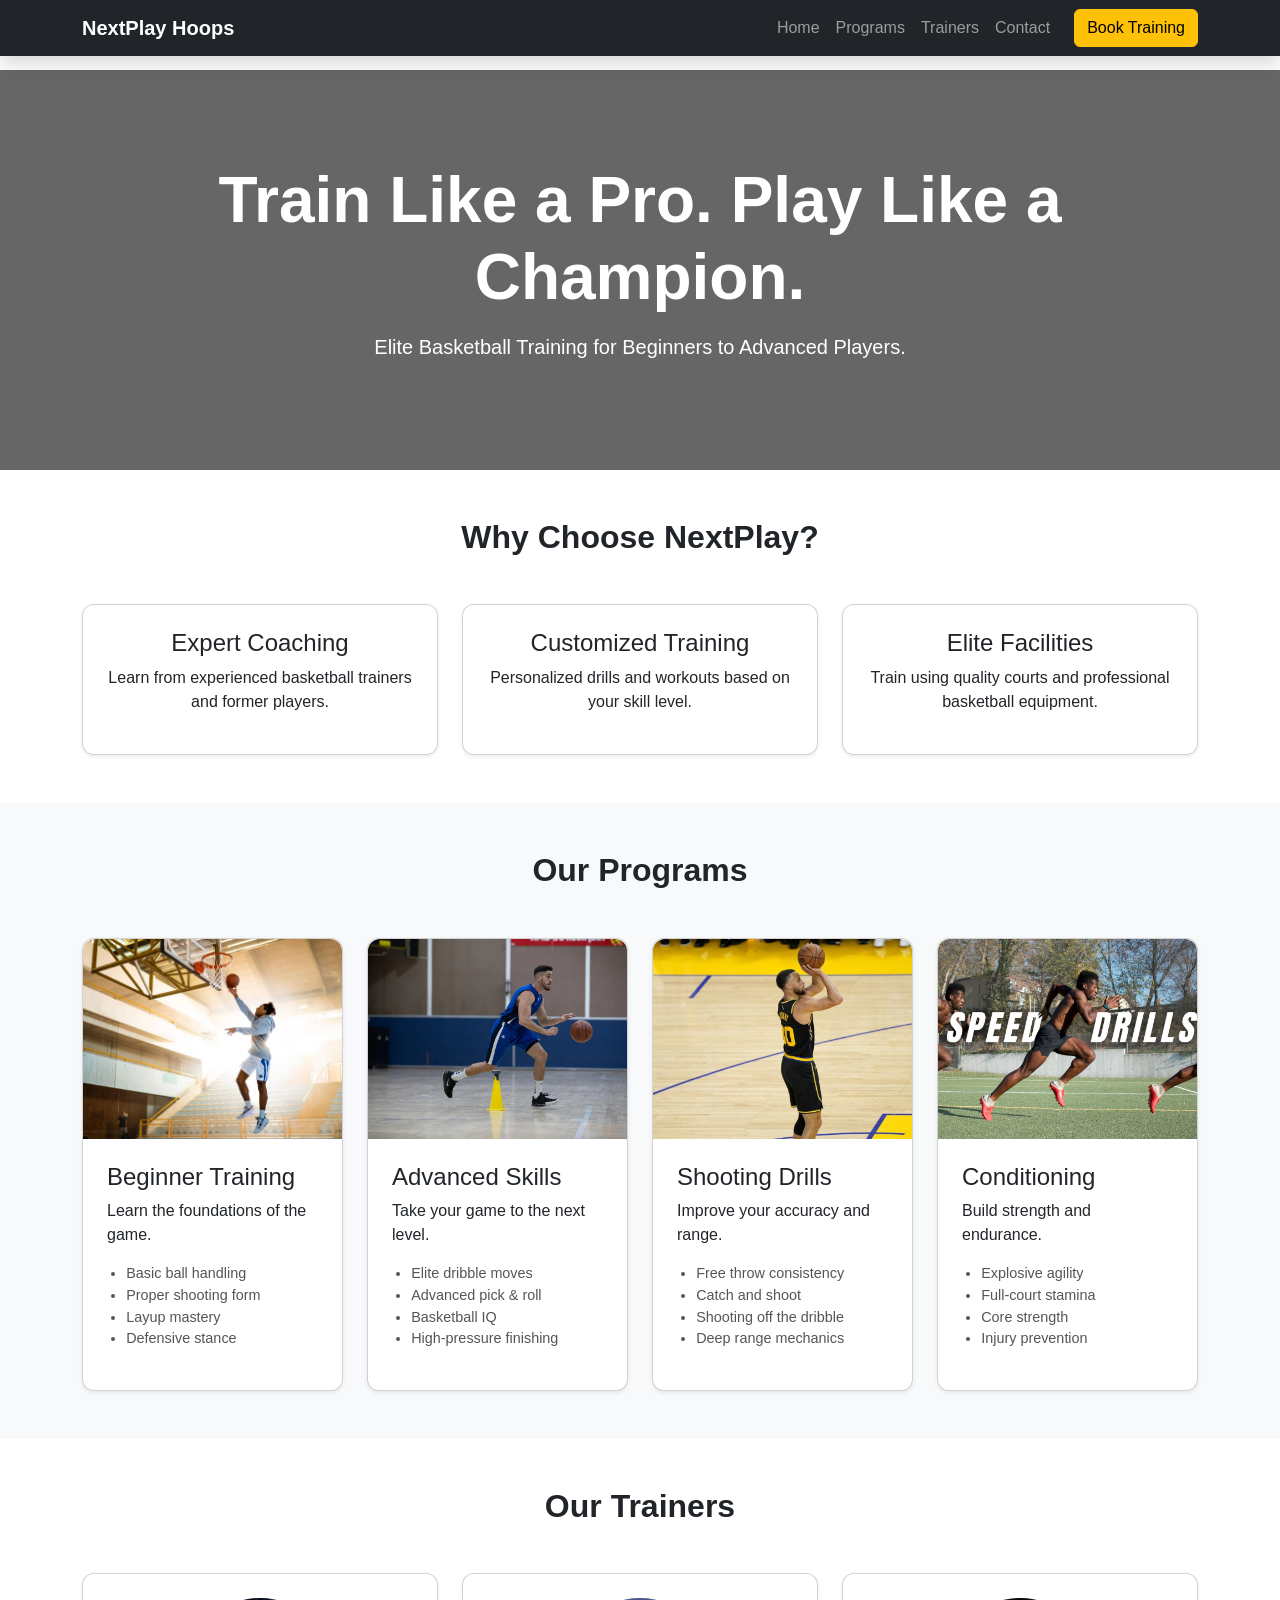
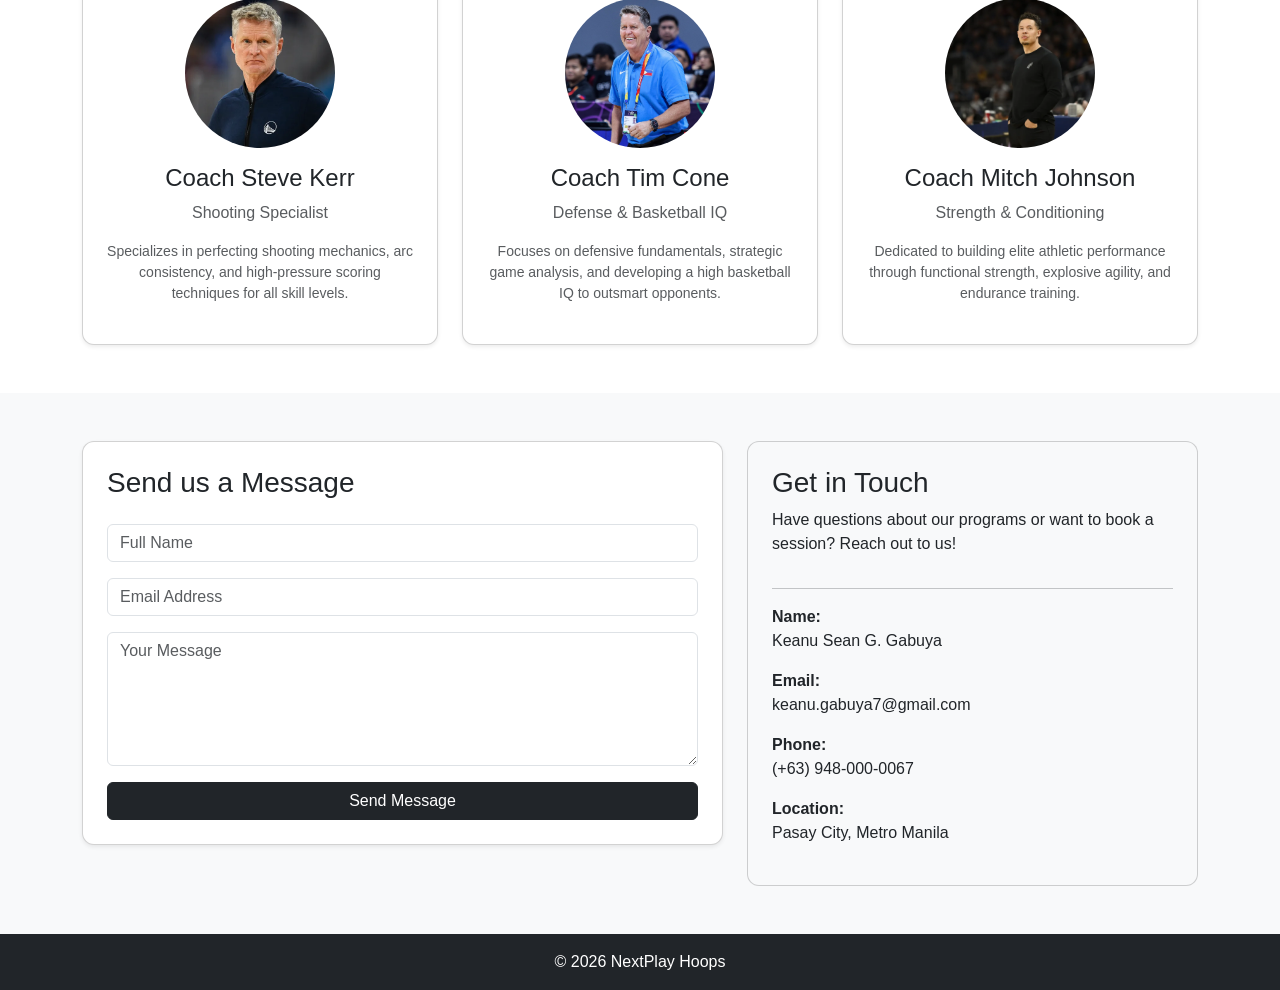
<file: index.html>
<!DOCTYPE html>
<html lang="en">
<head>
  <meta charset="UTF-8">
  <title>NextPlay Hoops</title>
  <meta name="viewport" content="width=device-width, initial-scale=1">

  <!-- Bootstrap -->
  <link href="https://cdn.jsdelivr.net/npm/bootstrap@5.3.3/dist/css/bootstrap.min.css" rel="stylesheet">

  <!-- Custom CSS -->
  <link rel="stylesheet" href="css/custom.css">
</head>

<body>

<!-- NAVBAR -->
<nav class="navbar navbar-expand-lg navbar-dark bg-dark fixed-top shadow">
  <div class="container">

    <a class="navbar-brand fw-bold" href="#">
      NextPlay Hoops
    </a>

    <button class="navbar-toggler" type="button" data-bs-toggle="collapse" data-bs-target="#navMenu">
      <span class="navbar-toggler-icon"></span>
    </button>

    <div class="collapse navbar-collapse" id="navMenu">
      <ul class="navbar-nav ms-auto align-items-lg-center">

        <li class="nav-item">
          <a class="nav-link" href="#home">Home</a>
        </li>

        <li class="nav-item">
          <a class="nav-link" href="#programs">Programs</a>
        </li>

        <li class="nav-item">
          <a class="nav-link" href="#trainers">Trainers</a>
        </li>

        <li class="nav-item">
          <a class="nav-link" href="#contact">Contact</a>
        </li>

        <li class="nav-item ms-lg-3 mt-2 mt-lg-0">
          <button class="btn btn-warning"
                  data-bs-toggle="modal"
                  data-bs-target="#bookModal">
            Book Training
          </button>
        </li>

      </ul>
    </div>
  </div>
</nav>

<!-- HERO SECTION -->
<section id="home" class="hero d-flex align-items-center text-center text-white">

  <div class="container">

    <h1 class="display-3 fw-bold">
      Train Like a Pro. Play Like a Champion.
    </h1>

    <p class="lead mt-3">
      Elite Basketball Training for Beginners to Advanced Players.
    </p>
  </div>

</section>

<!-- WHY CHOOSE US -->
<section class="py-5">
  <div class="container">

    <h2 class="text-center mb-5 fw-bold">
      Why Choose NextPlay?
    </h2>

    <div class="row g-4">

      <div class="col-md-4">
        <div class="card h-100 text-center p-4 shadow-sm">
          <h4>Expert Coaching</h4>
          <p>
            Learn from experienced basketball trainers and former players.
          </p>
        </div>
      </div>

      <div class="col-md-4">
        <div class="card h-100 text-center p-4 shadow-sm">
          <h4>Customized Training</h4>
          <p>
            Personalized drills and workouts based on your skill level.
          </p>
        </div>
      </div>

      <div class="col-md-4">
        <div class="card h-100 text-center p-4 shadow-sm">
          <h4>Elite Facilities</h4>
          <p>
            Train using quality courts and professional basketball equipment.
          </p>
        </div>
      </div>

    </div>
  </div>
</section>

<!-- PROGRAMS -->
<section id="programs" class="py-5 bg-light">
  <div class="container">
    <h2 class="text-center mb-5 fw-bold">Our Programs</h2>

    <div class="row g-4">
      
      <div class="col-md-6 col-lg-3">
        <div class="card h-100 shadow-sm">
          <img src="img/layup.jpg" class="card-img-top" alt="Beginner Training">
          <div class="p-4">
            <h4>Beginner Training</h4>
            <p>Learn the foundations of the game.</p>
            <ul class="text-start">
              <li>Basic ball handling</li>
              <li>Proper shooting form</li>
              <li>Layup mastery</li>
              <li>Defensive stance</li>
            </ul>
          </div>
        </div>
      </div>

      <div class="col-md-6 col-lg-3">
        <div class="card h-100 shadow-sm">
          <img src="img/dribble.webp" class="card-img-top" alt="Advanced Skills">
          <div class="p-4">
            <h4>Advanced Skills</h4>
            <p>Take your game to the next level.</p>
            <ul class="text-start">
              <li>Elite dribble moves</li>
              <li>Advanced pick & roll</li>
              <li>Basketball IQ</li>
              <li>High-pressure finishing</li>
            </ul>
          </div>
        </div>
      </div>

      <div class="col-md-6 col-lg-3">
        <div class="card h-100 shadow-sm">
          <img src="img/shooting.jpg" class="card-img-top" alt="Shooting Drills">
          <div class="p-4">
            <h4>Shooting Drills</h4>
            <p>Improve your accuracy and range.</p>
            <ul class="text-start">
              <li>Free throw consistency</li>
              <li>Catch and shoot</li>
              <li>Shooting off the dribble</li>
              <li>Deep range mechanics</li>
            </ul>
          </div>
        </div>
      </div>

      <div class="col-md-6 col-lg-3">
        <div class="card h-100 shadow-sm">
          <img src="img/conditioning.jpg" class="card-img-top" alt="Conditioning">
          <div class="p-4">
            <h4>Conditioning</h4>
            <p>Build strength and endurance.</p>
            <ul class="text-start">
              <li>Explosive agility</li>
              <li>Full-court stamina</li>
              <li>Core strength</li>
              <li>Injury prevention</li>
            </ul>
          </div>
        </div>
      </div>

    </div>
  </div>
</section>

<!-- TRAINERS -->
<section id="trainers" class="py-5">
  <div class="container">
    <h2 class="text-center mb-5 fw-bold">Our Trainers</h2>
    
    <div class="row g-4">
      <div class="col-md-4">
        <div class="card text-center h-100 p-4 shadow-sm">
          <img src="img/steve-kerr.webp" alt="Coach Steve Kerr" class="img-fluid rounded-circle mx-auto mb-3" style="width: 150px; height: 150px; object-fit: cover;">
          <h4>Coach Steve Kerr</h4>
          <p class="text-muted">Shooting Specialist</p>
          <p class="text-muted small">Specializes in perfecting shooting mechanics, arc consistency, and high-pressure scoring techniques for all skill levels.</p>
        </div>
      </div>

      <div class="col-md-4">
        <div class="card text-center h-100 p-4 shadow-sm">
          <img src="img/tim-cone.jpg" alt="Coach Tim Cone" class="img-fluid rounded-circle mx-auto mb-3" style="width: 150px; height: 150px; object-fit: cover;">
          <h4>Coach Tim Cone</h4>
          <p class="text-muted">Defense & Basketball IQ</p>
          <p class="text-muted small">Focuses on defensive fundamentals, strategic game analysis, and developing a high basketball IQ to outsmart opponents.</p>
        </div>
      </div>

      <div class="col-md-4">
        <div class="card text-center h-100 p-4 shadow-sm">
          <img src="img/mitch-johnson.webp" alt="Coach James" class="img-fluid rounded-circle mx-auto mb-3" style="width: 150px; height: 150px; object-fit: cover;">
          <h4>Coach Mitch Johnson</h4>
          <p class="text-muted">Strength & Conditioning</p>
          <p class="text-muted small">Dedicated to building elite athletic performance through functional strength, explosive agility, and endurance training.</p>
        </div>
      </div>
    </div>
  </div>
</section>

<!-- CONTACT -->
<section id="contact" class="py-5 bg-light">

  <div class="container">

    <div class="row g-4">

      <!-- CONTACT FORM -->
      <div class="col-lg-7">

        <div class="card p-4 shadow-sm">

          <h3 class="mb-4">Send us a Message</h3>

          <form id="contactForm" novalidate>

            <input type="text"
                   class="form-control mb-3"
                   placeholder="Full Name"
                   required>

            <input type="email"
                   class="form-control mb-3"
                   placeholder="Email Address"
                   required>

            <textarea class="form-control mb-3"
                      rows="5"
                      placeholder="Your Message"
                      required></textarea>

            <button class="btn btn-dark w-100">
              Send Message
            </button>

          </form>

        </div>

      </div>

      <!-- CONTACT DETAILS -->
      <div class="col-md-5">
      <div class="card p-4 h-100 bg-light">
        <h3>Get in Touch</h3>
        <p>Have questions about our programs or want to book a session? Reach out to us!</p>
        <hr>
        <p><strong>Name:</strong><br> Keanu Sean G. Gabuya</p>
        <p><strong>Email:</strong><br> keanu.gabuya7@gmail.com</p>
        <p><strong>Phone:</strong><br> (+63) 948-000-0067</p>
        <p><strong>Location:</strong><br> Pasay City, Metro Manila</p>
      </div>
    </div>

  </div>
</section>

<!-- BOOK TRAINING MODAL -->
<div class="modal fade" id="bookModal" tabindex="-1">

  <div class="modal-dialog">

    <div class="modal-content">

      <div class="modal-header">

        <h5 class="modal-title">
          Book Training
        </h5>

        <button type="button"
                class="btn-close"
                data-bs-dismiss="modal">
        </button>

      </div>

      <div class="modal-body">

        <form id="bookForm" novalidate>

          <input type="text"
                 class="form-control mb-3"
                 placeholder="Full Name"
                 required>

          <input type="number"
                 class="form-control mb-3"
                 placeholder="Age"
                 required>

          <select class="form-select mb-3" required>
            <option value="">Skill Level</option>
            <option>Beginner</option>
            <option>Intermediate</option>
            <option>Advanced</option>
          </select>

          <button class="btn btn-warning w-100">
            Submit Booking
          </button>

        </form>

      </div>

    </div>

  </div>

</div>

<!-- FOOTER -->
<footer class="bg-dark text-white text-center p-3">
  © 2026 NextPlay Hoops
</footer>

<!-- Bootstrap JS -->
<script src="https://cdn.jsdelivr.net/npm/bootstrap@5.3.3/dist/js/bootstrap.bundle.min.js"></script>

<!-- Custom JS -->
<script src="js/custom.js"></script>

</body>
</html>
</file>
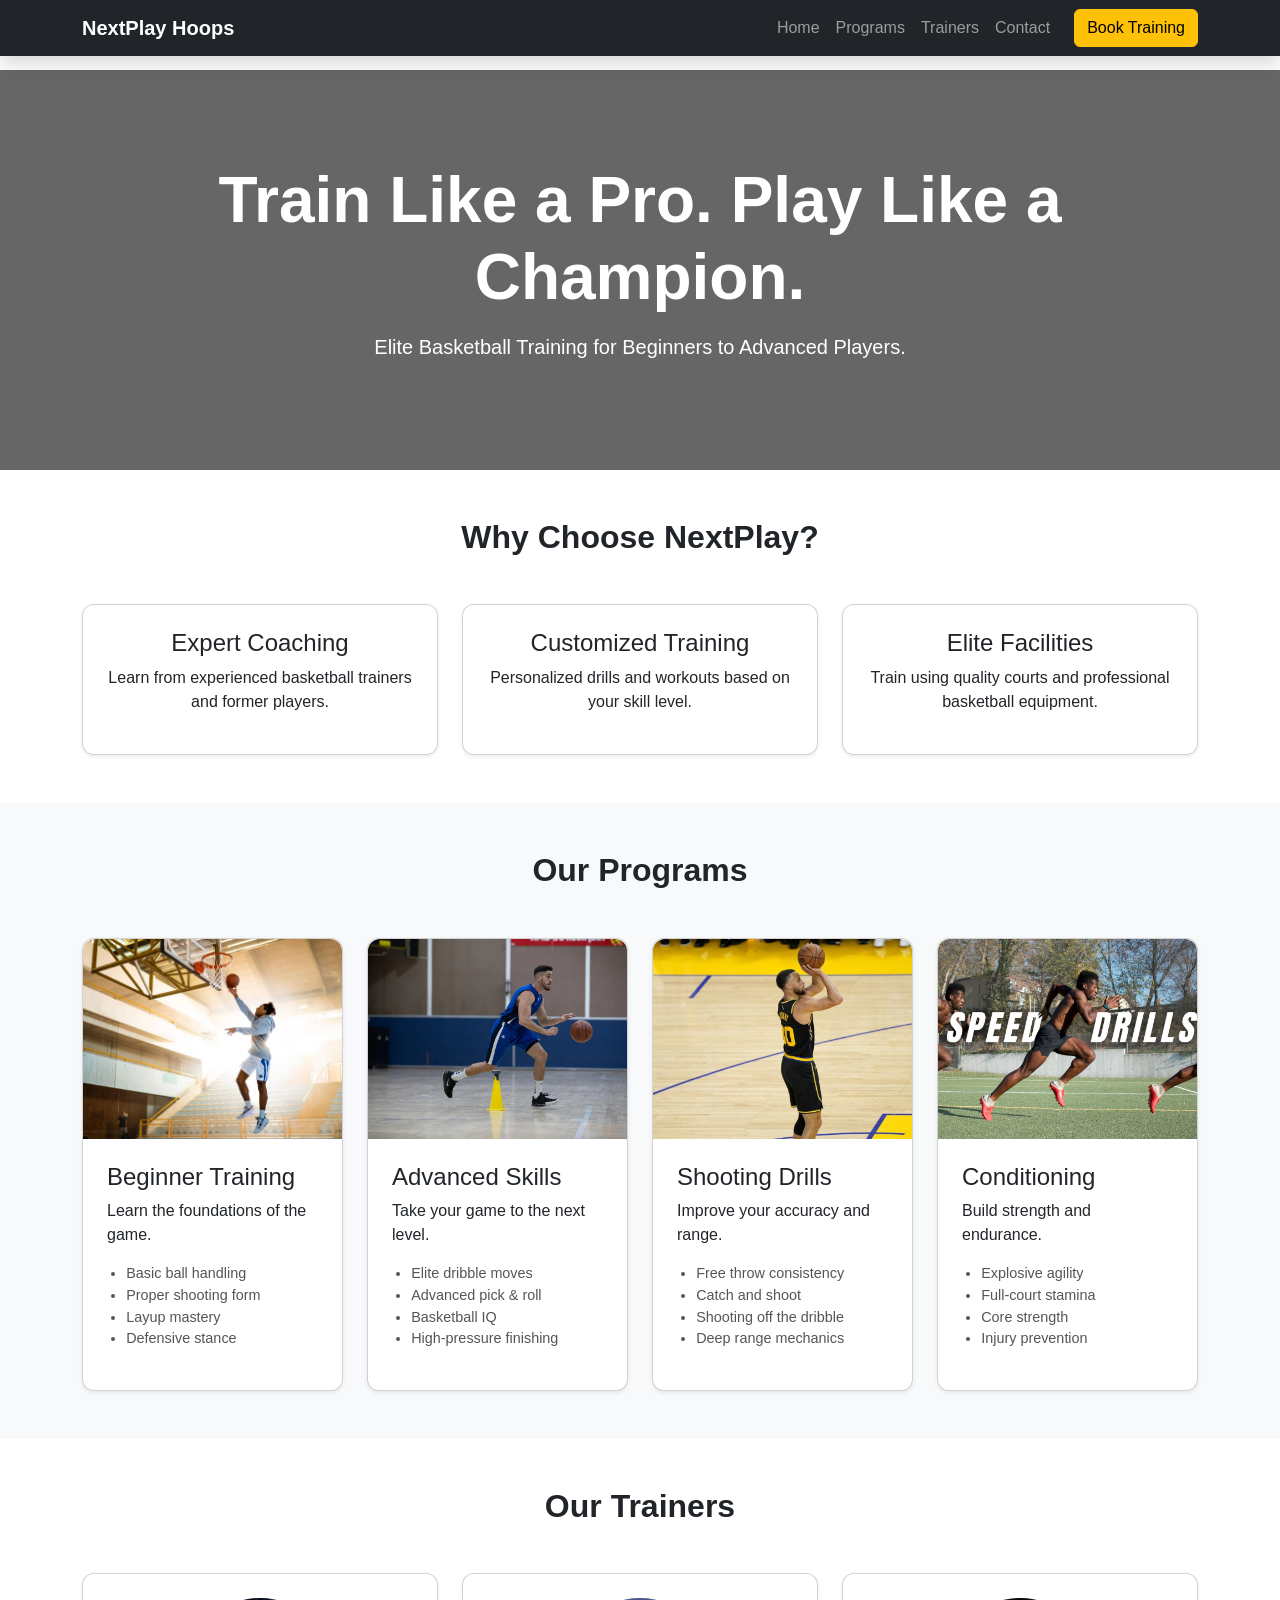
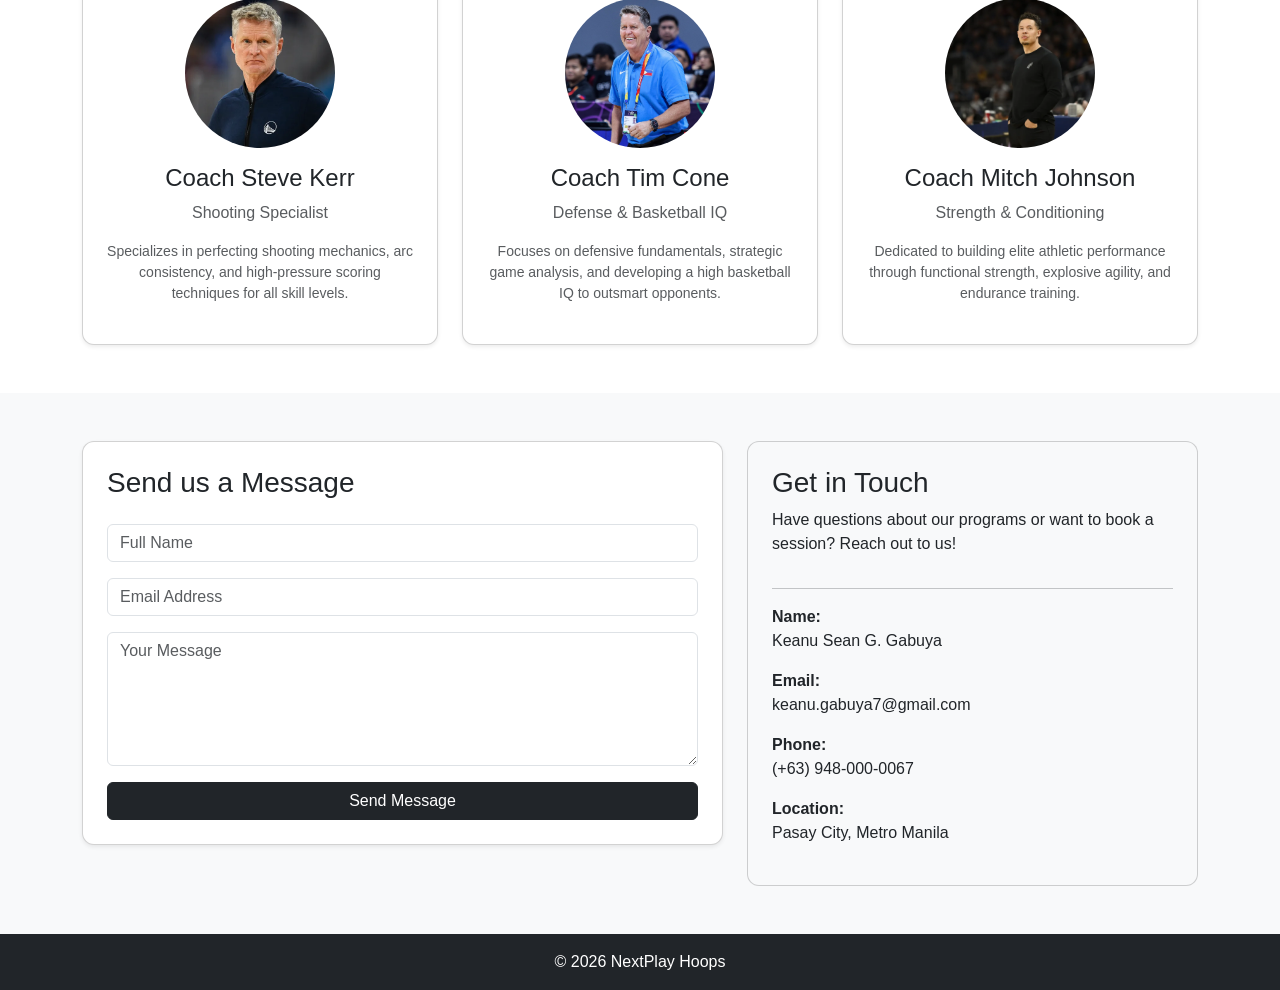
<file: Project/index.html>
<!DOCTYPE html>
<html lang="en">
<head>
  <meta charset="UTF-8">
  <title>NextPlay Hoops</title>
  <meta name="viewport" content="width=device-width, initial-scale=1">

  <!-- Bootstrap -->
  <link href="https://cdn.jsdelivr.net/npm/bootstrap@5.3.3/dist/css/bootstrap.min.css" rel="stylesheet">

  <!-- Custom CSS -->
  <link rel="stylesheet" href="css/custom.css">
</head>

<body>

<!-- NAVBAR -->
<nav class="navbar navbar-expand-lg navbar-dark bg-dark fixed-top shadow">
  <div class="container">

    <a class="navbar-brand fw-bold" href="#">
      NextPlay Hoops
    </a>

    <button class="navbar-toggler" type="button" data-bs-toggle="collapse" data-bs-target="#navMenu">
      <span class="navbar-toggler-icon"></span>
    </button>

    <div class="collapse navbar-collapse" id="navMenu">
      <ul class="navbar-nav ms-auto align-items-lg-center">

        <li class="nav-item">
          <a class="nav-link" href="#home">Home</a>
        </li>

        <li class="nav-item">
          <a class="nav-link" href="#programs">Programs</a>
        </li>

        <li class="nav-item">
          <a class="nav-link" href="#trainers">Trainers</a>
        </li>

        <li class="nav-item">
          <a class="nav-link" href="#contact">Contact</a>
        </li>

        <li class="nav-item ms-lg-3 mt-2 mt-lg-0">
          <button class="btn btn-warning"
                  data-bs-toggle="modal"
                  data-bs-target="#bookModal">
            Book Training
          </button>
        </li>

      </ul>
    </div>
  </div>
</nav>

<!-- HERO SECTION -->
<section id="home" class="hero d-flex align-items-center text-center text-white">

  <div class="container">

    <h1 class="display-3 fw-bold">
      Train Like a Pro. Play Like a Champion.
    </h1>

    <p class="lead mt-3">
      Elite Basketball Training for Beginners to Advanced Players.
    </p>
  </div>

</section>

<!-- WHY CHOOSE US -->
<section class="py-5">
  <div class="container">

    <h2 class="text-center mb-5 fw-bold">
      Why Choose NextPlay?
    </h2>

    <div class="row g-4">

      <div class="col-md-4">
        <div class="card h-100 text-center p-4 shadow-sm">
          <h4>Expert Coaching</h4>
          <p>
            Learn from experienced basketball trainers and former players.
          </p>
        </div>
      </div>

      <div class="col-md-4">
        <div class="card h-100 text-center p-4 shadow-sm">
          <h4>Customized Training</h4>
          <p>
            Personalized drills and workouts based on your skill level.
          </p>
        </div>
      </div>

      <div class="col-md-4">
        <div class="card h-100 text-center p-4 shadow-sm">
          <h4>Elite Facilities</h4>
          <p>
            Train using quality courts and professional basketball equipment.
          </p>
        </div>
      </div>

    </div>
  </div>
</section>

<!-- PROGRAMS -->
<section id="programs" class="py-5 bg-light">
  <div class="container">
    <h2 class="text-center mb-5 fw-bold">Our Programs</h2>

    <div class="row g-4">
      
      <div class="col-md-6 col-lg-3">
        <div class="card h-100 shadow-sm">
          <img src="img/layup.jpg" class="card-img-top" alt="Beginner Training">
          <div class="p-4">
            <h4>Beginner Training</h4>
            <p>Learn the foundations of the game.</p>
            <ul class="text-start">
              <li>Basic ball handling</li>
              <li>Proper shooting form</li>
              <li>Layup mastery</li>
              <li>Defensive stance</li>
            </ul>
          </div>
        </div>
      </div>

      <div class="col-md-6 col-lg-3">
        <div class="card h-100 shadow-sm">
          <img src="img/dribble.webp" class="card-img-top" alt="Advanced Skills">
          <div class="p-4">
            <h4>Advanced Skills</h4>
            <p>Take your game to the next level.</p>
            <ul class="text-start">
              <li>Elite dribble moves</li>
              <li>Advanced pick & roll</li>
              <li>Basketball IQ</li>
              <li>High-pressure finishing</li>
            </ul>
          </div>
        </div>
      </div>

      <div class="col-md-6 col-lg-3">
        <div class="card h-100 shadow-sm">
          <img src="img/shooting.jpg" class="card-img-top" alt="Shooting Drills">
          <div class="p-4">
            <h4>Shooting Drills</h4>
            <p>Improve your accuracy and range.</p>
            <ul class="text-start">
              <li>Free throw consistency</li>
              <li>Catch and shoot</li>
              <li>Shooting off the dribble</li>
              <li>Deep range mechanics</li>
            </ul>
          </div>
        </div>
      </div>

      <div class="col-md-6 col-lg-3">
        <div class="card h-100 shadow-sm">
          <img src="img/conditioning.jpg" class="card-img-top" alt="Conditioning">
          <div class="p-4">
            <h4>Conditioning</h4>
            <p>Build strength and endurance.</p>
            <ul class="text-start">
              <li>Explosive agility</li>
              <li>Full-court stamina</li>
              <li>Core strength</li>
              <li>Injury prevention</li>
            </ul>
          </div>
        </div>
      </div>

    </div>
  </div>
</section>

<!-- TRAINERS -->
<section id="trainers" class="py-5">
  <div class="container">
    <h2 class="text-center mb-5 fw-bold">Our Trainers</h2>
    
    <div class="row g-4">
      <div class="col-md-4">
        <div class="card text-center h-100 p-4 shadow-sm">
          <img src="img/steve-kerr.webp" alt="Coach Steve Kerr" class="img-fluid rounded-circle mx-auto mb-3" style="width: 150px; height: 150px; object-fit: cover;">
          <h4>Coach Steve Kerr</h4>
          <p class="text-muted">Shooting Specialist</p>
          <p class="text-muted small">Specializes in perfecting shooting mechanics, arc consistency, and high-pressure scoring techniques for all skill levels.</p>
        </div>
      </div>

      <div class="col-md-4">
        <div class="card text-center h-100 p-4 shadow-sm">
          <img src="img/tim-cone.jpg" alt="Coach Tim Cone" class="img-fluid rounded-circle mx-auto mb-3" style="width: 150px; height: 150px; object-fit: cover;">
          <h4>Coach Tim Cone</h4>
          <p class="text-muted">Defense & Basketball IQ</p>
          <p class="text-muted small">Focuses on defensive fundamentals, strategic game analysis, and developing a high basketball IQ to outsmart opponents.</p>
        </div>
      </div>

      <div class="col-md-4">
        <div class="card text-center h-100 p-4 shadow-sm">
          <img src="img/mitch-johnson.webp" alt="Coach James" class="img-fluid rounded-circle mx-auto mb-3" style="width: 150px; height: 150px; object-fit: cover;">
          <h4>Coach Mitch Johnson</h4>
          <p class="text-muted">Strength & Conditioning</p>
          <p class="text-muted small">Dedicated to building elite athletic performance through functional strength, explosive agility, and endurance training.</p>
        </div>
      </div>
    </div>
  </div>
</section>

<!-- CONTACT -->
<section id="contact" class="py-5 bg-light">

  <div class="container">

    <div class="row g-4">

      <!-- CONTACT FORM -->
      <div class="col-lg-7">

        <div class="card p-4 shadow-sm">

          <h3 class="mb-4">Send us a Message</h3>

          <form id="contactForm" novalidate>

            <input type="text"
                   class="form-control mb-3"
                   placeholder="Full Name"
                   required>

            <input type="email"
                   class="form-control mb-3"
                   placeholder="Email Address"
                   required>

            <textarea class="form-control mb-3"
                      rows="5"
                      placeholder="Your Message"
                      required></textarea>

            <button class="btn btn-dark w-100">
              Send Message
            </button>

          </form>

        </div>

      </div>

      <!-- CONTACT DETAILS -->
      <div class="col-md-5">
      <div class="card p-4 h-100 bg-light">
        <h3>Get in Touch</h3>
        <p>Have questions about our programs or want to book a session? Reach out to us!</p>
        <hr>
        <p><strong>Name:</strong><br> Keanu Sean G. Gabuya</p>
        <p><strong>Email:</strong><br> keanu.gabuya7@gmail.com</p>
        <p><strong>Phone:</strong><br> (+63) 948-000-0067</p>
        <p><strong>Location:</strong><br> Pasay City, Metro Manila</p>
      </div>
    </div>

  </div>
</section>

<!-- BOOK TRAINING MODAL -->
<div class="modal fade" id="bookModal" tabindex="-1">

  <div class="modal-dialog">

    <div class="modal-content">

      <div class="modal-header">

        <h5 class="modal-title">
          Book Training
        </h5>

        <button type="button"
                class="btn-close"
                data-bs-dismiss="modal">
        </button>

      </div>

      <div class="modal-body">

        <form id="bookForm" novalidate>

          <input type="text"
                 class="form-control mb-3"
                 placeholder="Full Name"
                 required>

          <input type="number"
                 class="form-control mb-3"
                 placeholder="Age"
                 required>

          <select class="form-select mb-3" required>
            <option value="">Skill Level</option>
            <option>Beginner</option>
            <option>Intermediate</option>
            <option>Advanced</option>
          </select>

          <button class="btn btn-warning w-100">
            Submit Booking
          </button>

        </form>

      </div>

    </div>

  </div>

</div>

<!-- FOOTER -->
<footer class="bg-dark text-white text-center p-3">
  © 2026 NextPlay Hoops
</footer>

<!-- Bootstrap JS -->
<script src="https://cdn.jsdelivr.net/npm/bootstrap@5.3.3/dist/js/bootstrap.bundle.min.js"></script>

<!-- Custom JS -->
<script src="js/custom.js"></script>

</body>
</html>
</file>
<file: css/custom.css>
body {
  display: flex;
  flex-direction: column;
  padding-top: 70px;
  font-family: Arial, sans-serif;
  
}

section {
    scroll-margin-top: 70px;
}

.hero {
    height: 100vh;
    min-height: 400px;
    background: linear-gradient(rgba(0,0,0,0.6), rgba(0,0,0,0.6)), url('https://static01.nyt.com/athletic/uploads/wp/2025/06/10070833/Single-court-Side-scaled-e1750275888172.jpg?width=1200&height=900&fit=cover');
    background-size: cover;
    background-position: center;
    background-attachment: fixed;
    display: flex;
    align-items: center;
    justify-content: center;
}

.page-section {
  padding: 60px 0;
}

.card {
  border-radius: 12px;
  transition: all 0.3s ease-in-out;
  cursor: pointer;
}

.card-img-top {
    width: 100%;
    height: 200px;
    object-fit: cover;
    border-top-left-radius: 12px;
    border-top-right-radius: 12px;
}

.card ul {
    padding-left: 1.2rem;
    font-size: 0.9rem;
    color: #555;
}

.card:hover {
  transform: translateY(-10px);
  box-shadow: 0 10px 20px rgba(0,0,0,0.2);
  border-color: #ffc107; 
}

html, body {
  height: 100%;
  margin: 0;
}

.container.page-section {
  flex: 1 0 auto;
}

/* Footer styling */
footer {
  flex-shrink: 0;
  background: #333;
  color: white;
  text-align: center;
  padding: 1rem;
}
</file>
<file: Project/css/custom.css>
body {
  display: flex;
  flex-direction: column;
  padding-top: 70px;
  font-family: Arial, sans-serif;
  
}

section {
    scroll-margin-top: 70px;
}

.hero {
    height: 100vh;
    min-height: 400px;
    background: linear-gradient(rgba(0,0,0,0.6), rgba(0,0,0,0.6)), url('https://static01.nyt.com/athletic/uploads/wp/2025/06/10070833/Single-court-Side-scaled-e1750275888172.jpg?width=1200&height=900&fit=cover');
    background-size: cover;
    background-position: center;
    background-attachment: fixed;
    display: flex;
    align-items: center;
    justify-content: center;
}

.page-section {
  padding: 60px 0;
}

.card {
  border-radius: 12px;
  transition: all 0.3s ease-in-out;
  cursor: pointer;
}

.card-img-top {
    width: 100%;
    height: 200px;
    object-fit: cover;
    border-top-left-radius: 12px;
    border-top-right-radius: 12px;
}

.card ul {
    padding-left: 1.2rem;
    font-size: 0.9rem;
    color: #555;
}

.card:hover {
  transform: translateY(-10px);
  box-shadow: 0 10px 20px rgba(0,0,0,0.2);
  border-color: #ffc107; 
}

html, body {
  height: 100%;
  margin: 0;
}

.container.page-section {
  flex: 1 0 auto;
}

/* Footer styling */
footer {
  flex-shrink: 0;
  background: #333;
  color: white;
  text-align: center;
  padding: 1rem;
}
</file>
